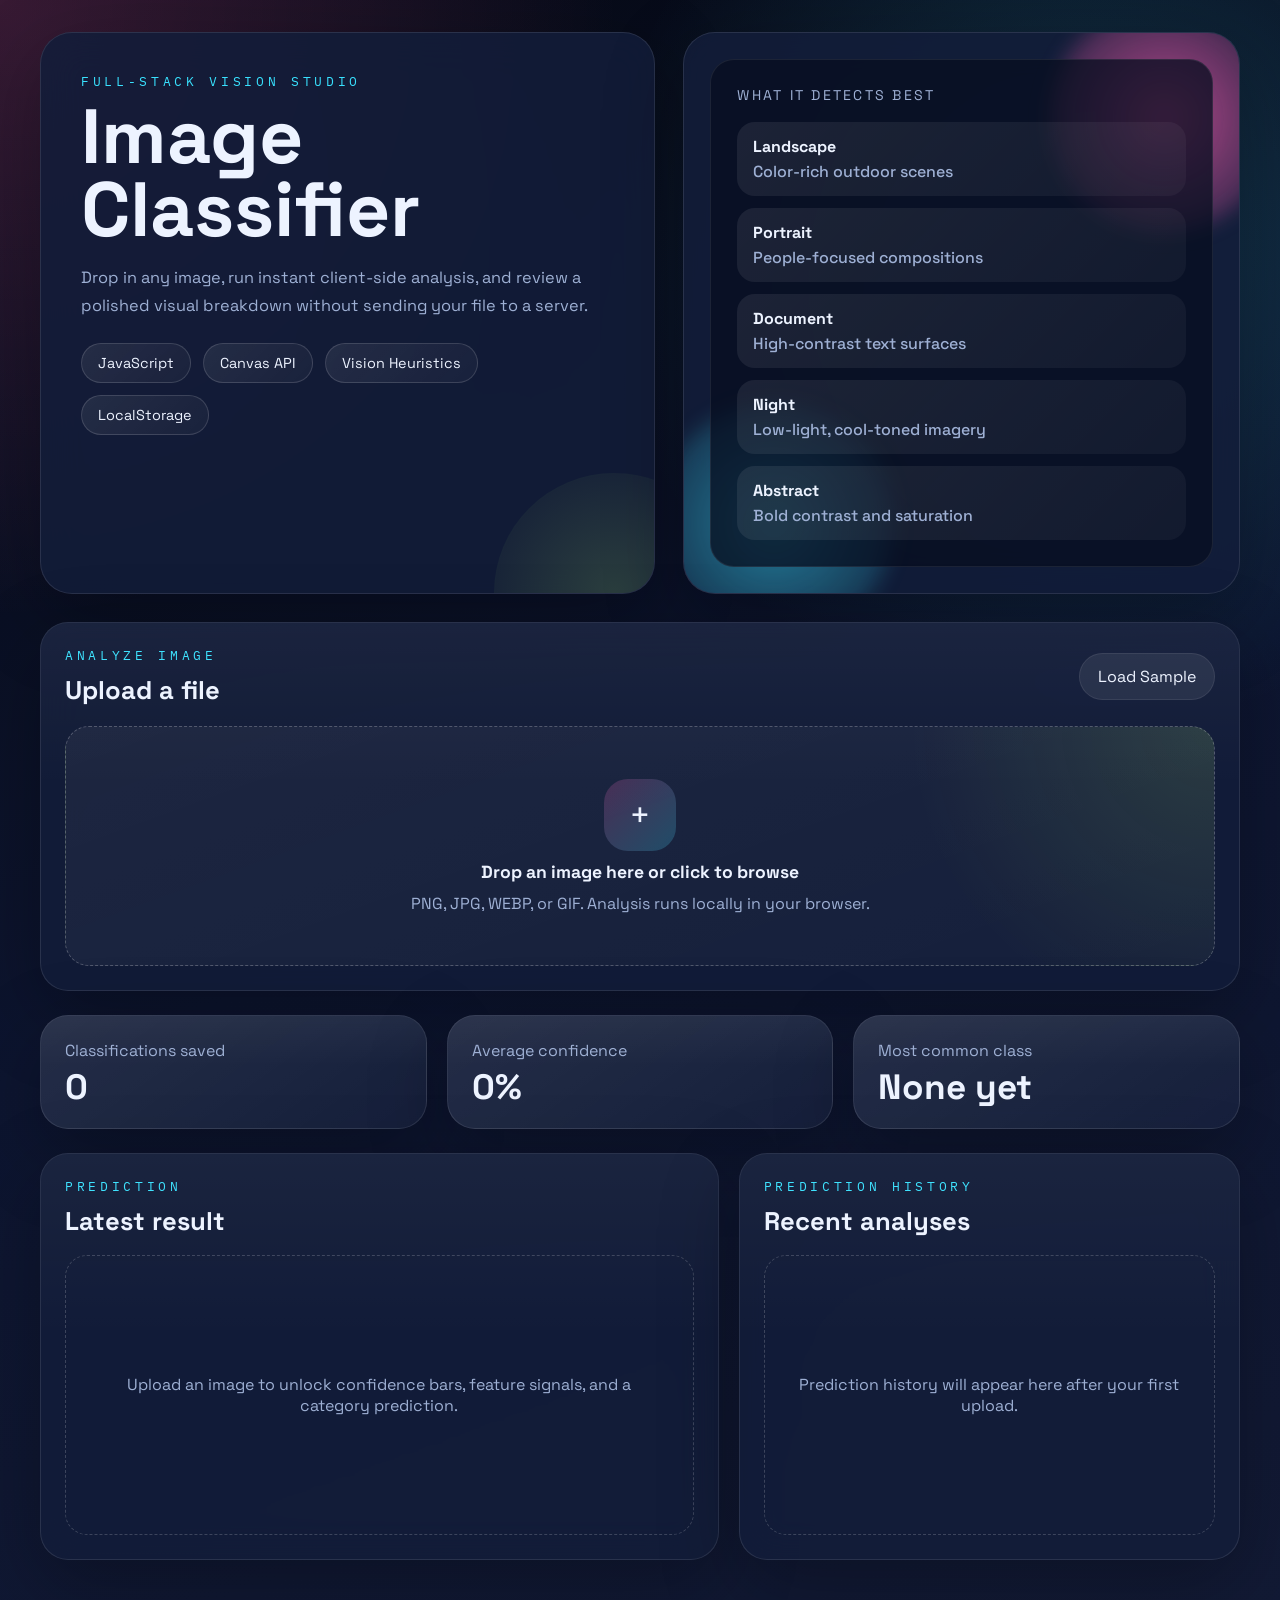
<file: public/index.html>
<!DOCTYPE html>
<html lang="en">
  <head>
    <meta charset="UTF-8" />
    <meta name="viewport" content="width=device-width, initial-scale=1.0" />
    <title>Image Classifier</title>
    <link rel="preconnect" href="https://fonts.googleapis.com" />
    <link rel="preconnect" href="https://fonts.gstatic.com" crossorigin />
    <link
      href="https://fonts.googleapis.com/css2?family=Space+Grotesk:wght@400;500;700&family=IBM+Plex+Mono:wght@400;500&display=swap"
      rel="stylesheet"
    />
    <link rel="stylesheet" href="./styles.css" />
  </head>
  <body>
    <div class="page-shell">
      <header class="hero">
        <div class="hero-copy">
          <p class="eyebrow">Full-Stack Vision Studio</p>
          <h1>Image Classifier</h1>
          <p class="hero-text">
            Drop in any image, run instant client-side analysis, and review a polished visual breakdown
            without sending your file to a server.
          </p>
          <div class="hero-pills">
            <span>JavaScript</span>
            <span>Canvas API</span>
            <span>Vision Heuristics</span>
            <span>LocalStorage</span>
          </div>
        </div>
        <div class="hero-panel">
          <div class="hero-orb orb-one"></div>
          <div class="hero-orb orb-two"></div>
          <div class="hero-card">
            <p class="hero-card-label">What It Detects Best</p>
            <ul>
              <li><span>Landscape</span><strong>Color-rich outdoor scenes</strong></li>
              <li><span>Portrait</span><strong>People-focused compositions</strong></li>
              <li><span>Document</span><strong>High-contrast text surfaces</strong></li>
              <li><span>Night</span><strong>Low-light, cool-toned imagery</strong></li>
              <li><span>Abstract</span><strong>Bold contrast and saturation</strong></li>
            </ul>
          </div>
        </div>
      </header>

      <main class="dashboard">
        <section class="upload-panel card">
          <div class="section-heading">
            <div>
              <p class="eyebrow">Analyze Image</p>
              <h2>Upload a file</h2>
            </div>
            <button id="sampleButton" class="ghost-button" type="button">Load Sample</button>
          </div>

          <label id="dropZone" class="drop-zone" for="fileInput">
            <input id="fileInput" type="file" accept="image/*" hidden />
            <div class="drop-zone-content">
              <div class="drop-icon">+</div>
              <p class="drop-title">Drop an image here or click to browse</p>
              <p class="drop-subtitle">PNG, JPG, WEBP, or GIF. Analysis runs locally in your browser.</p>
            </div>
          </label>

          <div id="previewState" class="preview-state hidden">
            <img id="previewImage" alt="Uploaded preview" />
            <div class="preview-meta">
              <div>
                <p class="eyebrow">Selected file</p>
                <h3 id="previewName">image.png</h3>
              </div>
              <button id="analyzeButton" class="primary-button" type="button">Run Prediction</button>
            </div>
          </div>

          <div id="statusBanner" class="status-banner hidden"></div>
        </section>

        <section class="stats-grid">
          <article class="stat-card card">
            <p class="stat-label">Classifications saved</p>
            <h3 id="totalPredictions">0</h3>
          </article>
          <article class="stat-card card">
            <p class="stat-label">Average confidence</p>
            <h3 id="averageConfidence">0%</h3>
          </article>
          <article class="stat-card card">
            <p class="stat-label">Most common class</p>
            <h3 id="topLabel">None yet</h3>
          </article>
        </section>

        <section class="results-grid">
          <article class="result-card card">
            <div class="section-heading">
              <div>
                <p class="eyebrow">Prediction</p>
                <h2>Latest result</h2>
              </div>
            </div>
            <div id="emptyResult" class="empty-state">
              Upload an image to unlock confidence bars, feature signals, and a category prediction.
            </div>
            <div id="resultContent" class="hidden">
              <div class="result-header">
                <img id="resultImage" alt="Prediction result" />
                <div class="result-summary">
                  <p class="eyebrow">Primary label</p>
                  <h3 id="resultLabel">Landscape</h3>
                  <p id="resultConfidence" class="confidence-text">Confidence: 0%</p>
                  <p id="resultDimensions" class="dimensions-text">0 x 0</p>
                </div>
              </div>
              <div>
                <p class="subheading">Top predictions</p>
                <div id="predictionBars" class="prediction-bars"></div>
              </div>
              <div>
                <p class="subheading">Signal Breakdown</p>
                <div id="featureGrid" class="feature-grid"></div>
              </div>
            </div>
          </article>

          <article class="history-card card">
            <div class="section-heading">
              <div>
                <p class="eyebrow">Prediction History</p>
                <h2>Recent analyses</h2>
              </div>
            </div>
            <div id="historyGrid" class="history-grid"></div>
          </article>
        </section>
      </main>
    </div>

    <script src="./app.js" defer></script>
  </body>
</html>
</file>
<file: public/styles.css>
:root {
  color-scheme: dark;
  --bg-0: #070b18;
  --bg-1: #0f172f;
  --bg-2: rgba(19, 29, 58, 0.88);
  --line: rgba(255, 255, 255, 0.1);
  --text: #edf3ff;
  --muted: #9eb0d4;
  --pink: #ff5db1;
  --cyan: #39e2ff;
  --violet: #8969ff;
  --lime: #b3ff69;
  --danger: #ff8b8b;
  --shadow: 0 25px 80px rgba(0, 0, 0, 0.28);
}

* {
  box-sizing: border-box;
}

body {
  margin: 0;
  min-height: 100vh;
  font-family: "Space Grotesk", sans-serif;
  background:
    radial-gradient(circle at top left, rgba(255, 93, 177, 0.2), transparent 30%),
    radial-gradient(circle at 85% 15%, rgba(57, 226, 255, 0.18), transparent 28%),
    linear-gradient(160deg, #060914 0%, #0d1530 52%, #121a35 100%);
  color: var(--text);
}

a {
  color: inherit;
}

button,
input {
  font: inherit;
}

.page-shell {
  width: min(1200px, calc(100vw - 32px));
  margin: 0 auto;
  padding: 32px 0 56px;
}

.hero {
  display: grid;
  grid-template-columns: 1.05fr 0.95fr;
  gap: 28px;
  align-items: stretch;
  margin-bottom: 28px;
}

.hero-copy,
.hero-panel,
.card {
  border: 1px solid var(--line);
  background: var(--bg-2);
  backdrop-filter: blur(20px);
  box-shadow: var(--shadow);
}

.hero-copy {
  border-radius: 32px;
  padding: 40px;
  position: relative;
  overflow: hidden;
}

.hero-copy::after {
  content: "";
  position: absolute;
  inset: auto -80px -120px auto;
  width: 240px;
  height: 240px;
  border-radius: 50%;
  background: radial-gradient(circle, rgba(179, 255, 105, 0.16), rgba(179, 255, 105, 0));
  pointer-events: none;
}

.eyebrow {
  margin: 0 0 10px;
  color: var(--cyan);
  font-size: 0.82rem;
  letter-spacing: 0.28em;
  text-transform: uppercase;
  font-family: "IBM Plex Mono", monospace;
}

.hero h1 {
  margin: 0;
  font-size: clamp(2.8rem, 6vw, 4.8rem);
  line-height: 0.95;
}

.hero-text {
  margin: 18px 0 24px;
  max-width: 560px;
  color: var(--muted);
  font-size: 1.02rem;
  line-height: 1.7;
}

.hero-pills {
  display: flex;
  flex-wrap: wrap;
  gap: 12px;
}

.hero-pills span {
  padding: 10px 16px;
  border-radius: 999px;
  border: 1px solid rgba(255, 255, 255, 0.14);
  background: linear-gradient(135deg, rgba(255, 255, 255, 0.08), rgba(255, 255, 255, 0.03));
  color: var(--text);
  font-size: 0.9rem;
}

.hero-panel {
  position: relative;
  overflow: hidden;
  border-radius: 32px;
  padding: 26px;
}

.hero-orb {
  position: absolute;
  border-radius: 50%;
  filter: blur(10px);
}

.orb-one {
  width: 230px;
  height: 230px;
  right: -40px;
  top: -30px;
  background: radial-gradient(circle, rgba(255, 93, 177, 0.7), rgba(255, 93, 177, 0));
}

.orb-two {
  width: 240px;
  height: 240px;
  left: -30px;
  bottom: -50px;
  background: radial-gradient(circle, rgba(57, 226, 255, 0.5), rgba(57, 226, 255, 0));
}

.hero-card {
  position: relative;
  z-index: 1;
  height: 100%;
  border-radius: 24px;
  padding: 26px;
  background: rgba(8, 14, 32, 0.74);
  border: 1px solid rgba(255, 255, 255, 0.08);
}

.hero-card-label {
  margin: 0 0 18px;
  color: var(--muted);
  font-size: 0.88rem;
  text-transform: uppercase;
  letter-spacing: 0.16em;
}

.hero-card ul {
  list-style: none;
  padding: 0;
  margin: 0;
  display: grid;
  gap: 12px;
}

.hero-card li {
  display: grid;
  gap: 4px;
  padding: 14px 16px;
  border-radius: 18px;
  background: linear-gradient(135deg, rgba(255, 255, 255, 0.08), rgba(255, 255, 255, 0.04));
}

.hero-card span {
  font-weight: 700;
}

.hero-card strong {
  color: var(--muted);
  font-weight: 500;
}

.dashboard {
  display: grid;
  gap: 24px;
}

.card {
  border-radius: 28px;
  padding: 24px;
  position: relative;
  overflow: hidden;
}

.card::before {
  content: "";
  position: absolute;
  inset: 0;
  background: linear-gradient(180deg, rgba(255, 255, 255, 0.04), transparent 45%);
  pointer-events: none;
}

.upload-panel {
  display: grid;
  gap: 20px;
}

.section-heading {
  display: flex;
  justify-content: space-between;
  align-items: center;
  gap: 16px;
}

.section-heading h2 {
  margin: 0;
  font-size: 1.6rem;
}

.ghost-button,
.primary-button {
  border: none;
  cursor: pointer;
  transition: transform 0.2s ease, box-shadow 0.2s ease, background 0.2s ease;
}

.ghost-button {
  padding: 12px 18px;
  border-radius: 999px;
  background: rgba(255, 255, 255, 0.08);
  color: var(--text);
  border: 1px solid rgba(255, 255, 255, 0.08);
}

.ghost-button:hover,
.primary-button:hover {
  transform: translateY(-1px);
}

.primary-button {
  padding: 14px 22px;
  border-radius: 999px;
  background: linear-gradient(135deg, var(--pink), var(--violet));
  color: white;
  box-shadow: 0 18px 40px rgba(137, 105, 255, 0.35);
}

.drop-zone {
  border: 1px dashed rgba(255, 255, 255, 0.24);
  border-radius: 24px;
  min-height: 240px;
  display: grid;
  place-items: center;
  padding: 24px;
  background:
    radial-gradient(circle at top right, rgba(179, 255, 105, 0.12), transparent 26%),
    linear-gradient(160deg, rgba(255, 255, 255, 0.05), rgba(255, 255, 255, 0.02));
  cursor: pointer;
  transition: border-color 0.2s ease, transform 0.2s ease, background 0.2s ease;
}

.drop-zone:hover,
.drop-zone.dragover {
  border-color: rgba(57, 226, 255, 0.6);
  transform: translateY(-2px);
}

.drop-zone-content {
  display: grid;
  justify-items: center;
  text-align: center;
  gap: 10px;
}

.drop-icon {
  width: 72px;
  height: 72px;
  display: grid;
  place-items: center;
  border-radius: 24px;
  font-size: 2.2rem;
  background: linear-gradient(135deg, rgba(255, 93, 177, 0.2), rgba(57, 226, 255, 0.22));
}

.drop-title {
  margin: 0;
  font-size: 1.1rem;
  font-weight: 700;
}

.drop-subtitle {
  margin: 0;
  color: var(--muted);
}

.preview-state {
  display: grid;
  grid-template-columns: 180px 1fr;
  gap: 18px;
  align-items: center;
  padding: 18px;
  border-radius: 24px;
  background: linear-gradient(145deg, rgba(255, 255, 255, 0.08), rgba(255, 255, 255, 0.03));
}

.preview-state img,
.result-header img {
  width: 100%;
  aspect-ratio: 1 / 1;
  object-fit: cover;
  border-radius: 18px;
  border: 1px solid rgba(255, 255, 255, 0.08);
}

.preview-meta h3,
.result-summary h3 {
  margin: 0;
  font-size: 1.8rem;
}

.status-banner {
  padding: 14px 16px;
  border-radius: 16px;
  font-size: 0.95rem;
}

.status-banner.info {
  background: rgba(57, 226, 255, 0.12);
  color: #a8f3ff;
}

.status-banner.error {
  background: rgba(255, 139, 139, 0.12);
  color: #ffc8c8;
}

.stats-grid {
  display: grid;
  grid-template-columns: repeat(3, minmax(0, 1fr));
  gap: 20px;
}

.stat-card {
  background:
    linear-gradient(145deg, rgba(255, 255, 255, 0.08), rgba(255, 255, 255, 0.02)),
    var(--bg-2);
}

.stat-label {
  margin: 0 0 8px;
  color: var(--muted);
}

.stat-card h3 {
  margin: 0;
  font-size: 2.2rem;
  line-height: 1;
}

.results-grid {
  display: grid;
  grid-template-columns: 1.15fr 0.85fr;
  gap: 20px;
}

.result-card,
.history-card {
  display: grid;
  gap: 18px;
}

.empty-state {
  display: grid;
  place-items: center;
  min-height: 280px;
  border-radius: 22px;
  border: 1px dashed rgba(255, 255, 255, 0.18);
  color: var(--muted);
  text-align: center;
  padding: 28px;
}

.result-content,
#resultContent {
  display: grid;
  gap: 20px;
}

.result-header {
  display: grid;
  grid-template-columns: 220px 1fr;
  gap: 20px;
}

.confidence-text,
.dimensions-text {
  color: var(--muted);
  margin: 8px 0 0;
}

.subheading {
  margin: 0 0 12px;
  color: var(--muted);
  text-transform: uppercase;
  letter-spacing: 0.14em;
  font-size: 0.82rem;
}

.prediction-bars,
.feature-grid,
.history-grid {
  display: grid;
  gap: 12px;
}

.prediction-row {
  display: grid;
  gap: 8px;
}

.prediction-row header {
  display: flex;
  justify-content: space-between;
  gap: 12px;
  font-size: 0.95rem;
}

.bar-track {
  height: 12px;
  border-radius: 999px;
  background: rgba(255, 255, 255, 0.08);
  overflow: hidden;
}

.bar-fill {
  height: 100%;
  border-radius: inherit;
  background: linear-gradient(90deg, var(--cyan), var(--pink));
}

.feature-grid {
  grid-template-columns: repeat(2, minmax(0, 1fr));
}

.feature-card,
.history-item {
  padding: 16px;
  border-radius: 18px;
  background: linear-gradient(145deg, rgba(255, 255, 255, 0.07), rgba(255, 255, 255, 0.03));
  border: 1px solid rgba(255, 255, 255, 0.08);
}

.feature-card p,
.history-item p {
  margin: 0;
}

.feature-card strong,
.history-item strong {
  display: block;
  margin-top: 8px;
  font-size: 1.15rem;
}

.history-item {
  display: grid;
  grid-template-columns: 72px 1fr;
  gap: 14px;
  align-items: center;
}

.history-item img {
  width: 72px;
  height: 72px;
  object-fit: cover;
  border-radius: 16px;
}

.history-thumb {
  width: 72px;
  height: 72px;
  display: grid;
  place-items: center;
  border-radius: 16px;
  font-size: 1.6rem;
  font-weight: 700;
  color: white;
  background: linear-gradient(135deg, var(--pink), var(--violet));
}

.history-meta {
  display: grid;
  gap: 6px;
}

.history-chip {
  display: inline-flex;
  width: fit-content;
  padding: 6px 10px;
  border-radius: 999px;
  background: rgba(57, 226, 255, 0.12);
  color: #b7f6ff;
  font-size: 0.78rem;
}

.hidden {
  display: none !important;
}

@media (max-width: 980px) {
  .hero,
  .results-grid {
    grid-template-columns: 1fr;
  }

  .stats-grid {
    grid-template-columns: 1fr;
  }
}

@media (max-width: 680px) {
  .page-shell {
    width: min(100vw - 20px, 1200px);
    padding-top: 18px;
  }

  .hero-copy,
  .hero-panel,
  .card {
    padding: 18px;
    border-radius: 24px;
  }

  .preview-state,
  .result-header,
  .history-item {
    grid-template-columns: 1fr;
  }

  .feature-grid {
    grid-template-columns: 1fr;
  }
}
</file>
